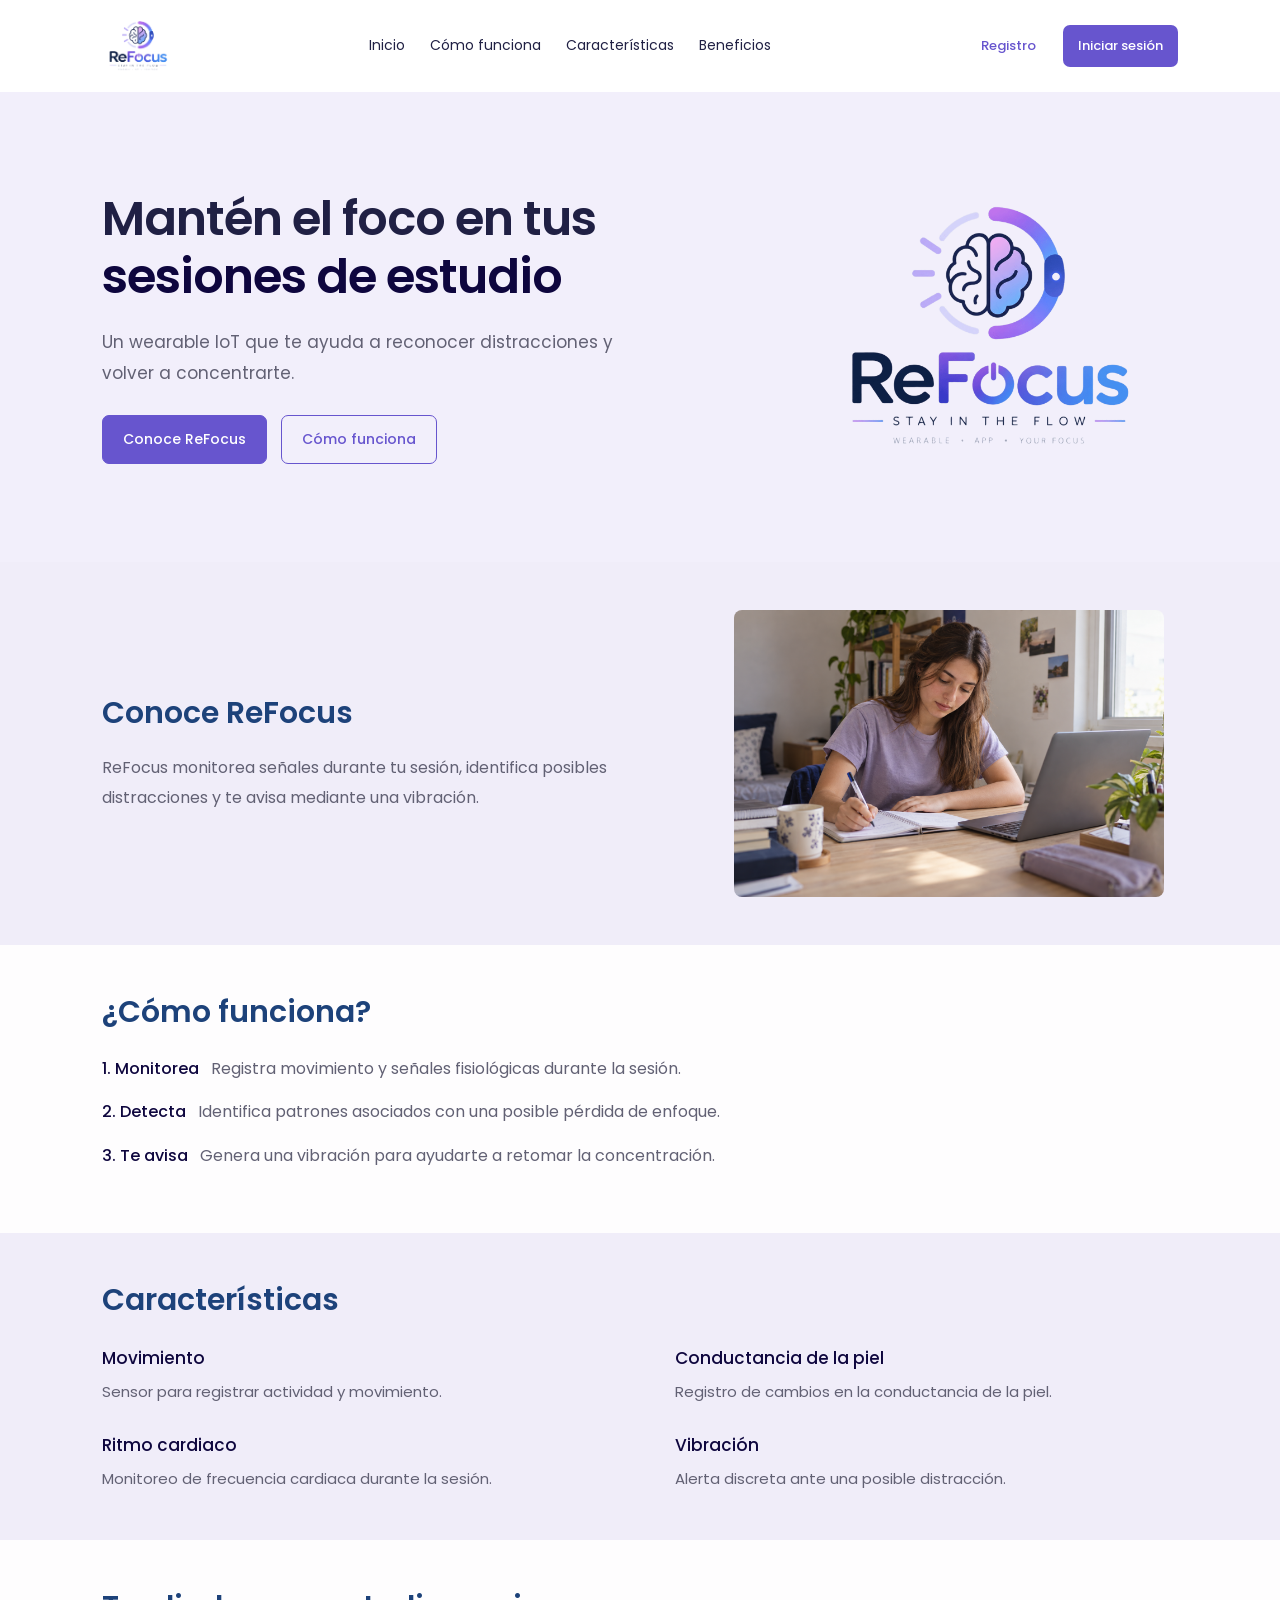
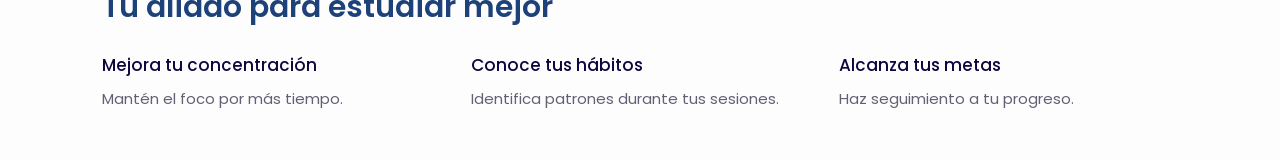
<file: index.html>
<!DOCTYPE html>
<html lang="es">


<head>
  <meta charset="UTF-8">

  <meta name="viewport" content="width=device-width, initial-scale=1.0">

  <title>ReFocus</title>

  <link rel="stylesheet" href="style.css">
</head>

<body>


  <header>
    <a href="index.html">
      <img src="imagenes/logo.png" class="logo" alt="Logo ReFocus">
    </a>


    <nav class="menu">
      <a href="index.html">Inicio</a>
      <a href="#funciona">Cómo funciona</a>
      <a href="#caracteristicas">Características</a>
      <a href="#beneficios">Beneficios</a>
    </nav>

    <div class="cuenta">
      <a href="registro.html" class="registro">Registro</a>
      <a href="login.html" class="login">Iniciar sesión</a>
    </div>


  </header>

  <main>

    <section class="principal">

      <div class="principal-texto">

        <p class="etiqueta">
          TU CONCENTRACIÓN, NUESTRO PROPÓSITO
        </p>

        <h1>
          Mantén el foco en tus
          <span>sesiones de estudio</span>
        </h1>

        <p class="descripcion">
          Un wearable IoT que te ayuda a reconocer distracciones
          y volver a concentrarte.
        </p>

        <div class="botones-principal">

          <a class="boton boton-principal" href="#info">
            Conoce ReFocus
          </a>

          <a class="boton boton-secundario" href="#funciona">
            Cómo funciona
          </a>

        </div>

      </div>


      <div class="principal-imagen">

        <img src="imagenes/logo.png" class="imagen-principal" alt="ReFocus">

      </div>

    </section>


    <section id="info" class="seccion">

      <div class="info-texto">
        <div class="titulo-seccion">
          <h2>Conoce ReFocus</h2>
        </div>

        <p class="texto-seccion">
          ReFocus monitorea señales durante tu sesión,
          identifica posibles distracciones y te avisa
          mediante una vibración.
        </p>
      </div>

      <img src="imagenes/estudiante.png" class="foto-estudiante"
        alt="Estudiante trabajando con su computador y cuaderno">

    </section>

    <section id="funciona" class="seccion">

      <div class="titulo-seccion">
        <p class="etiqueta">PASO A PASO</p>
        <h2>¿Cómo funciona?</h2>
      </div>

      <div class="pasos">

        <div class="paso">
          <h3>1. Monitorea</h3>
          <p>
            Registra movimiento y señales fisiológicas
            durante la sesión.
          </p>
        </div>

        <div class="paso">
          <h3>2. Detecta</h3>
          <p>
            Identifica patrones asociados con una posible
            pérdida de enfoque.
          </p>
        </div>

        <div class="paso">
          <h3>3. Te avisa</h3>
          <p>
            Genera una vibración para ayudarte a retomar
            la concentración.
          </p>
        </div>

      </div>

    </section>


    <section id="caracteristicas" class="seccion">

      <div class="titulo-seccion">
        <p class="etiqueta">EL SISTEMA</p>
        <h2>Características</h2>
      </div>

      <div class="caracteristicas">

        <div class="caracteristica">
          <h3>Movimiento</h3>
          <p>Sensor para registrar actividad y movimiento.</p>
        </div>

        <div class="caracteristica">
          <h3>Conductancia de la piel</h3>
          <p>Registro de cambios en la conductancia de la piel.</p>
        </div>

        <div class="caracteristica">
          <h3>Ritmo cardiaco</h3>
          <p>Monitoreo de frecuencia cardiaca durante la sesión.</p>
        </div>

        <div class="caracteristica">
          <h3>Vibración</h3>
          <p>Alerta discreta ante una posible distracción.</p>
        </div>

      </div>

    </section>


    <section id="beneficios" class="seccion">

      <div class="titulo-seccion">
        <p class="etiqueta">BENEFICIOS DE REFOCUS</p>
        <h2>Tu aliado para estudiar mejor</h2>
      </div>

      <div class="beneficios">

        <div class="beneficio">
          <h3>Mejora tu concentración</h3>
          <p>Mantén el foco por más tiempo.</p>
        </div>

        <div class="beneficio">
          <h3>Conoce tus hábitos</h3>
          <p>Identifica patrones durante tus sesiones.</p>
        </div>

        <div class="beneficio">
          <h3>Alcanza tus metas</h3>
          <p>Haz seguimiento a tu progreso.</p>
        </div>

      </div>

    </section>

  </main>

</body>

</html>
</file>
<file: style.css>
@import url('https://fonts.googleapis.com/css2?family=Poppins:wght@400;500;600;700&display=swap');

* {
  margin: 0;
  padding: 0;
  box-sizing: border-box;
}

body {
  font-family: 'Poppins', Arial, sans-serif;
  color: #202044;
  background: #fff;
  line-height: 1.65;
}

a {

  color: inherit;

}
img {
  max-width: 100%;
  height: auto;
}
a:focus {
  outline: 2px solid #6755ce;
  outline-offset: 5px;
}

header {
  display: flex;
  align-items: center;
  justify-content: space-between;
  gap: 24px;
  padding: 10px 8%;
  background: #fff;
}

.logo {
  display: block;
  height: 72px;
  width: auto;
}

.menu, .cuenta {
  display: flex;
  align-items: center;
  flex-wrap: wrap;
}
.menu {
  gap: 25px;
}
.cuenta {
  gap: 12px;
}
.menu a, .cuenta a {
  text-decoration: none;
}
.menu a {
  font-size: 14px;
  font-weight: 400;
}
.menu a:hover {
  color: #6755ce;
}
.cuenta a {
  padding: 10px 15px;
  border-radius: 7px;
  font-size: 13px;
  font-weight: 500;
}
.registro {
  color: #6755ce;
}
.registro:hover {
  text-decoration: underline;
}
.login {
  color: #fff;
  background: #6755ce;
}
.login:hover {
  background: #5745b7;
}

.principal {
  display: flex;
  align-items: center;
  justify-content: space-between;
  gap: 48px;
  padding: 60px 8%;
  background: #f2effb;
}
.principal-texto {
  width: 60%;
}

.etiqueta {
  display: none;
}
.principal h1 {
  color: #202044;
  font-size: 48px;
  font-weight: 600;
  line-height: 1.2;
  letter-spacing: -1px;
  margin-bottom: 22px;
}
.principal h1 span {
  display: block;
  color: inherit;
}
.descripcion {
  max-width: 540px;
  margin-bottom: 26px;
  color: #626174;
  font-size: 17px;
  line-height: 1.8;
}
.botones-principal {
  display: flex;
  flex-wrap: wrap;
  gap: 14px;
}
.boton {
  display: inline-block;
  padding: 12px 20px;
  border: 1px solid #6755ce;
  border-radius: 7px;
  text-decoration: none;
  font-size: 14px;
  font-weight: 500;
}
.boton-principal {
  background: #6755ce;
  color: #fff;
}
.boton-principal:hover {
  background: #5745b7;
}
.boton-secundario {
  background: transparent;
  color: #6755ce;
}
.boton-secundario:hover {
  background: #fff;
}
.principal-imagen {
  width: 35%;
  display: flex;
  justify-content: center;
  align-items: center;
}
.imagen-principal {
  display: block;
  width: 350px;
  max-width: 100%;
  height: auto;
}

.seccion {
  padding: 48px 8%;
  background: #fff;
}

.titulo-seccion {

  margin-bottom: 20px;

}
.titulo-seccion h2 {
  font-size: 30px;
  font-weight: 600;
  line-height: 1.3;
  color: #202044;
}
.texto-seccion {
  max-width: 860px;
  color: #626174;
  font-size: 16px;
  line-height: 1.85;
}

.pasos {
  display: block;
  max-width: 900px;
  margin-top: 22px;
}
.paso {
  margin-bottom: 14px;
}

.paso h3, .paso p {

  display: inline;

  font-size: 16px;

}
.paso h3 {
  color: #202044;
  font-weight: 500;
  margin-right: 8px;
}
.paso p {
  color: #626174;
  line-height: 1.85;
}

.caracteristicas {
  display: grid;
  grid-template-columns: 1fr 1fr;
  gap: 26px 70px;
  margin-top: 24px;
}
.caracteristica h3, .beneficio h3 {
  color: #202044;
  font-size: 17px;
  font-weight: 500;
  margin-bottom: 6px;
}
.caracteristica p, .beneficio p {
  color: #626174;
  font-size: 15px;
  line-height: 1.8;
}

.beneficios {
  display: grid;
  grid-template-columns: 1fr 1fr 1fr;
  gap: 30px;
  margin-top: 24px;
}
.beneficio {
  text-align: left;
}

@media (max-width: 1050px) {
  header {
    flex-wrap: wrap;
    gap: 12px 24px;
  }
  .menu {
    order: 3;
    width: 100%;
    justify-content: center;
    gap: 12px 24px;
    padding-bottom: 8px;
  }
  .principal {
    gap: 28px;
    padding: 48px 7%;
  }

  .principal h1 {

    font-size: 36px;

  }
  .seccion {
    padding: 40px 7%;
  }
  .caracteristicas {
    column-gap: 36px;
  }
}

@media (max-width: 650px) {
  header {
    padding: 10px 6%;
  }
  .logo {
    height: 60px;
  }
  .cuenta {
    gap: 4px;
  }
  .cuenta a {
    padding: 9px 10px;
    font-size: 12px;
  }
  .menu {
    gap: 10px 18px;
  }
  .menu a {
    font-size: 12px;
  }
  .principal {
    flex-direction: column;
    padding: 36px 6%;
    gap: 20px;
  }
  .principal-texto {
    width: 100%;
  }
  .principal h1 {
    font-size: 32px;
    letter-spacing: -0.6px;
  }
  .descripcion {
    font-size: 16px;
  }
  .boton {
    padding: 11px 15px;
    font-size: 13px;
  }
  .principal-imagen {
    width: 220px;
  }
  .seccion {
    padding: 34px 6%;
  }
  .titulo-seccion h2 {
    font-size: 26px;
  }
  .caracteristicas, .beneficios {
    grid-template-columns: 1fr;
    gap: 22px;


  }
}

  /* Segunda línea del título principal */
.principal h1 span {
  color: #0e063e;
}

/* Títulos de características y beneficios */
.caracteristica h3,
.beneficio h3 {
  color: #0e063e;
}
/* Títulos en azul oscuro */
.titulo-seccion h2 {
  color: #1D427A;
}

.paso h3 {
  color: #0e063e;
}

/* Texto a la izquierda e imagen a la derecha */
#info {
  display: flex;
  align-items: center;
  gap: 40px;
}

.info-texto {
  width: 55%;
}

.foto-estudiante {
  width: 40%;
  height: auto;
  border-radius: 8px;
}

/* En celular, la imagen queda debajo del texto */
@media (max-width: 650px) {
  #info {
    flex-direction: column;
  }

  .info-texto {
    width: 100%;
  }

  .foto-estudiante {
    width: 100%;
  }
}

/* Secciones con fondo lila suave */
#info,
#caracteristicas {
  background-color: #f0edf9;
}

/* Secciones con fondo blanco */
#funciona,
#beneficios {
  background-color: #fefdfe;
}

 /* Enlace para regresar */
.volver-inicio {
  color: #6755ce;
  text-decoration: none;
  font-size: 14px;
}

/* Foto de fondo */
.fondo-login {
  background-image: url("imagenes/estudiante.png");
  background-size: cover;
  background-position: center;
}

/* Fondo lila transparente y formulario centrado */
.capa-login {
  background-color: rgba(240, 234, 252, 0.65);
  min-height: 85vh;
  padding: 40px 20px;

  display: flex;
  justify-content: center;
  align-items: center;
}

/* Cuadro blanco */
.caja-login {
  background-color: white;
  width: 400px;
  max-width: 100%;
  padding: 30px;
  border: 1px solid #ddd5ef;
  border-radius: 8px;
}

.caja-login h1 {
  color: #1d427a;
  font-size: 26px;
  font-weight: 600;
  text-align: center;
  margin-bottom: 26px;
}

/* Nombre de cada campo */
.caja-login label {
  display: block;
  color: #1d427a;
  font-size: 14px;
  margin-bottom: 8px;
}

/* Espacios para escribir */
.caja-login input {
  display: block;
  width: 100%;
  padding: 12px;
  margin-bottom: 22px;
  border: 1px solid #ccc5df;
  border-radius: 5px;
  font-family: inherit;
  font-size: 14px;
  color: #202044;
}

/* Resalta el campo al seleccionarlo */
.caja-login input:focus {
  outline: 2px solid #6755ce;
  outline-offset: 2px;
}

/* Botón morado */
.caja-login button {
  width: 100%;
  padding: 12px;
  background-color: #6755ce;
  color: white;
  border: none;
  border-radius: 5px;
  font-family: inherit;
  font-size: 15px;
  cursor: pointer;
}

.caja-login button:hover {
  background-color: #5745b7;
}

/* Enlace al registro */
.caja-login p {
  margin-top: 24px;
  text-align: center;
  font-size: 13px;
}

.caja-login p a {
  color: #6755ce;
  text-decoration: none;
}

iframe {
    width: 100vw;
    height: 100vh;
    border: none;
    display: block;
}

#saludo {
  padding: 30px 8% 10px;
  color: #1d427a;
  font-size: 28px;
  font-weight: 600;
}

/* Cuadro del panel de control */
#panel-control {
  margin: 10px 8% 30px;
  padding: 24px;
  background-color: #f0edf9;
  border: 1px solid #ddd5ef;
  border-radius: 8px;
}

#panel-control h2 {
  margin-bottom: 8px;
  color: #1d427a;
  font-size: 20px;
  font-weight: 600;
}

#panel-control p {
  margin-bottom: 18px;
  color: #626174;
  font-size: 14px;
}

#estado {
  color: #202044;
}

/* Botones del panel (morados) */
#panel-control button {
  margin: 0 10px 10px 0;
  padding: 12px 20px;
  background-color: #6755ce;
  color: white;
  border: none;
  border-radius: 7px;
  font-family: inherit;
  font-size: 14px;
  font-weight: 500;
  cursor: pointer;
}

#panel-control button:hover {
  background-color: #5745b7;
}

/* Finalizar sesión: botón secundario (borde morado) */
#panel-control #btn-finalizar {
  background-color: transparent;
  color: #6755ce;
  border: 1px solid #6755ce;
}

#panel-control #btn-finalizar:hover {
  background-color: #fff;
}

/* Botón de cerrar sesión (arriba a la derecha) */
#btn-logout {
  padding: 10px 15px;
  background-color: #6755ce;
  color: white;
  border: none;
  border-radius: 7px;
  font-family: inherit;
  font-size: 13px;
  font-weight: 500;
  cursor: pointer;
}

#btn-logout:hover {
  background-color: #5745b7;
}

/* Resalta el botón al navegar con teclado */
#panel-control button:focus-visible,
#btn-logout:focus-visible {
  outline: 2px solid #6755ce;
  outline-offset: 2px;
}

/* En celular, los botones ocupan todo el ancho */
@media (max-width: 650px) {
  #panel-control button {
    width: 100%;
    margin-right: 0;
  }
}

/* ===== Secciones como cajitas ===== */
#estadisticas,
#seccion-ventanas {
  width: min(1295px, 100% - 2rem);
  margin: 24px auto;
  padding: 24px;
  background: #f0edf8;
  border: 1px solid #d8d3ee;
  border-radius: 8px;
  box-sizing: border-box;
}

#estadisticas h2,
#seccion-ventanas h2 {
  margin: 0 0 16px;
  font-size: 1.3rem;
  color: #1e3a6e;
}

#estadisticas h3 {
  margin: 24px 0 12px;
  font-size: 1.05rem;
  color: #1e3a6e;
}

/* Mensajes como "No se pudieron cargar..." o "Aún no hay sesiones" */
#estadisticas > p,
#resumen-ultima > p,
#mensaje-ventanas {
  margin: 0;
  color: #5b5b78;
}

/* ===== Tarjetas de la última sesión ===== */
/* !important porque el HTML trae estilos en línea */
#resumen-ultima {
  display: grid !important;
  grid-template-columns: repeat(auto-fit, minmax(170px, 1fr));
  gap: 16px;
}

#resumen-ultima > div {
  background: #fff;
  border: 1px solid #d8d3ee !important;
  border-radius: 10px !important;
  padding: 16px !important;
  box-shadow: 0 2px 6px rgba(107, 85, 204, 0.08);
  color: #5b5b78;
  font-size: 0.9rem;
}

#resumen-ultima > div strong {
  display: block;
  margin-top: 6px;
  font-size: 1.7rem !important;
  color: #6b55cc;
}

/* ===== Tablas ===== */
#estadisticas h3 + div,
#seccion-ventanas p + div {
  background: #fff;
  border: 1px solid #d8d3ee;
  border-radius: 10px;
  overflow: hidden;       /* respeta las esquinas redondeadas */
  overflow-x: auto;
}

#estadisticas table,
#seccion-ventanas table {
  font-size: 0.9rem;
}

#estadisticas th,
#seccion-ventanas th {
  padding: 12px 10px;
  background: #e4dff5;
  color: #1e3a6e;
  font-weight: 600;
  white-space: nowrap;
}

#estadisticas td,
#seccion-ventanas td {
  padding: 10px;
  border-top: 1px solid #ece9f7;
  color: #1a1a3a;
}

#estadisticas tbody tr:nth-child(even),
#seccion-ventanas tbody tr:nth-child(even) {
  background: #faf9fe;
}

#estadisticas tbody tr:hover,
#seccion-ventanas tbody tr:hover {
  background: #f0edf8;
}

/* ===== Alerta de vibración y monitoreo en tiempo real ===== */
#alerta-vibracion {
  width: min(1295px, 100% - 2rem);
  margin: 16px auto !important;
  box-sizing: border-box;
}

main iframe {
  display: block;
  width: min(1295px, 100% - 2rem);
  margin: 24px auto;
  border: 1px solid #d8d3ee !important;
  border-radius: 8px;
}
</file>
